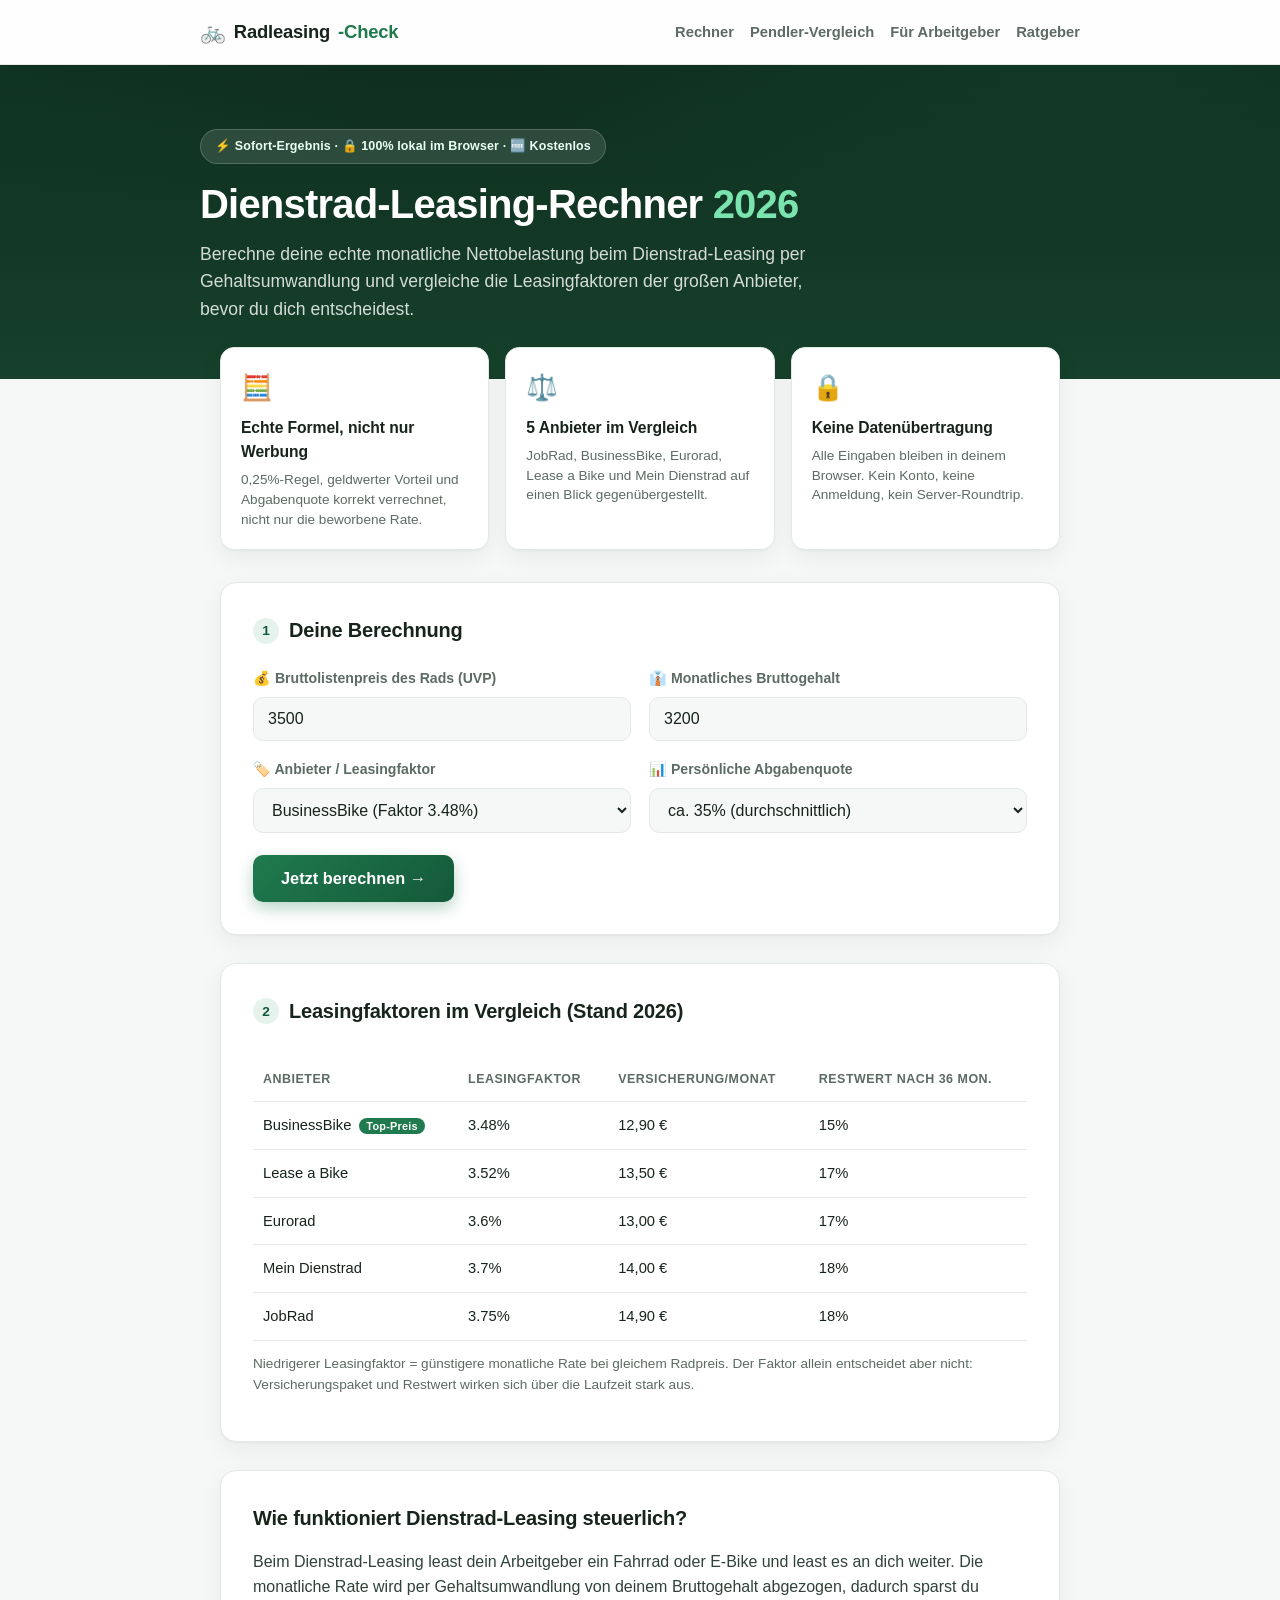
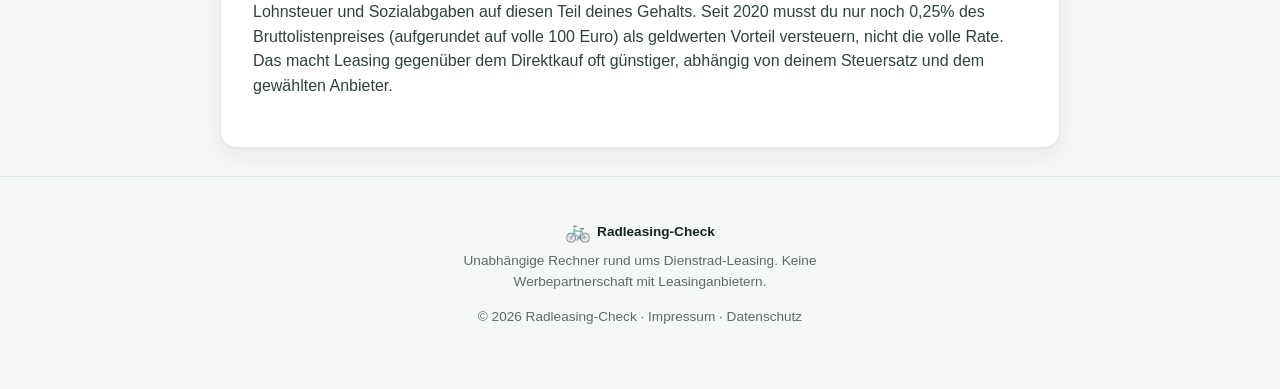
<file: index.html>
<!DOCTYPE html>
<html lang="de">
<head>
<meta charset="UTF-8">
<meta name="viewport" content="width=device-width, initial-scale=1.0">
<title>Dienstrad-Leasing-Rechner 2026 | Nettobelastung & Ersparnis vergleichen</title>
<meta name="description" content="Kostenloser Dienstrad-Leasing-Rechner: Nettobelastung, Steuerersparnis und Vergleich der Leasingfaktoren von JobRad, BusinessBike, Eurorad, Lease a Bike & Mein Dienstrad. Aktuell für 2026.">
<link rel="stylesheet" href="style.css">
<link rel="icon" href="data:image/svg+xml,%3Csvg xmlns='http://www.w3.org/2000/svg' viewBox='0 0 100 100'%3E%3Ccircle cx='50' cy='50' r='48' fill='%231f7a4d'/%3E%3Ccircle cx='32' cy='66' r='16' fill='none' stroke='%23fff' stroke-width='6'/%3E%3Ccircle cx='68' cy='66' r='16' fill='none' stroke='%23fff' stroke-width='6'/%3E%3Cpath d='M32 66 L46 36 L62 36 M46 36 L68 66 M46 36 L40 50' stroke='%23fff' stroke-width='6' fill='none' stroke-linecap='round' stroke-linejoin='round'/%3E%3C/svg%3E">
<script async src="https://pagead2.googlesyndication.com/pagead/js/adsbygoogle.js?client=ca-pub-8464912714139538" crossorigin="anonymous"></script>
</head>
<body>
<header class="site-header">
  <div class="container nav">
    <a href="index.html" class="brand"><span class="brand-icon" aria-hidden="true">🚲</span>Radleasing<span>-Check</span></a>
    <nav>
      <a href="index.html">Rechner</a>
      <a href="pendler-vergleich.html">Pendler-Vergleich</a>
      <a href="arbeitgeber.html">Für Arbeitgeber</a>
      <a href="ratgeber-jobwechsel.html">Ratgeber</a>
    </nav>
  </div>
</header>

<section class="hero-band">
  <div class="container hero">
    <span class="eyebrow">⚡ Sofort-Ergebnis &middot; 🔒 100% lokal im Browser &middot; 🆓 Kostenlos</span>
    <h1>Dienstrad-Leasing-Rechner <span class="hero-year">2026</span></h1>
    <p class="sub">Berechne deine echte monatliche Nettobelastung beim Dienstrad-Leasing per Gehaltsumwandlung und vergleiche die Leasingfaktoren der großen Anbieter, bevor du dich entscheidest.</p>
  </div>
</section>

<main class="container">
  <section class="features">
    <div class="feature">
      <span class="feature-icon">🧮</span>
      <h3>Echte Formel, nicht nur Werbung</h3>
      <p>0,25%-Regel, geldwerter Vorteil und Abgabenquote korrekt verrechnet, nicht nur die beworbene Rate.</p>
    </div>
    <div class="feature">
      <span class="feature-icon">⚖️</span>
      <h3>5 Anbieter im Vergleich</h3>
      <p>JobRad, BusinessBike, Eurorad, Lease a Bike und Mein Dienstrad auf einen Blick gegenübergestellt.</p>
    </div>
    <div class="feature">
      <span class="feature-icon">🔒</span>
      <h3>Keine Datenübertragung</h3>
      <p>Alle Eingaben bleiben in deinem Browser. Kein Konto, keine Anmeldung, kein Server-Roundtrip.</p>
    </div>
  </section>

  <section class="calc-card">
    <h2><span class="icon-badge">1</span> Deine Berechnung</h2>
    <div class="grid-2">
      <label>
        <span class="label-text">💰 Bruttolistenpreis des Rads (UVP)</span>
        <input type="number" id="preis" value="3500" min="100" step="50">
      </label>
      <label>
        <span class="label-text">👔 Monatliches Bruttogehalt</span>
        <input type="number" id="gehalt" value="3200" min="0" step="50">
      </label>
      <label>
        <span class="label-text">🏷️ Anbieter / Leasingfaktor</span>
        <select id="anbieter"></select>
      </label>
      <label>
        <span class="label-text">📊 Persönliche Abgabenquote</span>
        <select id="abgaben">
          <option value="0.30">ca. 30% (niedrigeres Einkommen)</option>
          <option value="0.35" selected>ca. 35% (durchschnittlich)</option>
          <option value="0.42">ca. 42% (Spitzensteuersatz)</option>
          <option value="0.45">ca. 45% (Reichensteuer)</option>
        </select>
      </label>
    </div>
    <button id="berechnen">Jetzt berechnen →</button>

    <div id="ergebnis" class="result hidden">
      <div class="result-grid">
        <div class="result-box">
          <span class="label">💶 Monatliche Bruttorate</span>
          <span class="value" id="r-brutto">-</span>
        </div>
        <div class="result-box">
          <span class="label">📋 Geldwerter Vorteil (0,25%-Regel)</span>
          <span class="value" id="r-gwv">-</span>
        </div>
        <div class="result-box highlight">
          <span class="label">✅ Deine Nettobelastung / Monat</span>
          <span class="value" id="r-netto">-</span>
        </div>
        <div class="result-box">
          <span class="label">📈 Ersparnis ggü. Barkauf (36 Mon.)</span>
          <span class="value" id="r-ersparnis">-</span>
        </div>
      </div>
      <p class="disclaimer">Vereinfachte Schätzung ohne Berücksichtigung von Restwert, Versicherung und individueller Lohnsteuer. Keine Steuerberatung. Tatsächliche Werte können je nach Arbeitgeber-Vereinbarung abweichen.</p>
    </div>
  </section>

  <section class="compare-card">
    <h2><span class="icon-badge">2</span> Leasingfaktoren im Vergleich (Stand 2026)</h2>
    <div class="table-scroll">
    <table>
      <thead><tr><th>Anbieter</th><th>Leasingfaktor</th><th>Versicherung/Monat</th><th>Restwert nach 36 Mon.</th></tr></thead>
      <tbody id="compare-body"></tbody>
    </table>
    </div>
    <p class="hint">Niedrigerer Leasingfaktor = günstigere monatliche Rate bei gleichem Radpreis. Der Faktor allein entscheidet aber nicht: Versicherungspaket und Restwert wirken sich über die Laufzeit stark aus.</p>
  </section>

  <section class="info-card">
    <h2>Wie funktioniert Dienstrad-Leasing steuerlich?</h2>
    <p>Beim Dienstrad-Leasing least dein Arbeitgeber ein Fahrrad oder E-Bike und least es an dich weiter. Die monatliche Rate wird per Gehaltsumwandlung von deinem Bruttogehalt abgezogen, dadurch sparst du Lohnsteuer und Sozialabgaben auf diesen Teil deines Gehalts. Seit 2020 musst du nur noch 0,25% des Bruttolistenpreises (aufgerundet auf volle 100 Euro) als geldwerten Vorteil versteuern, nicht die volle Rate. Das macht Leasing gegenüber dem Direktkauf oft günstiger, abhängig von deinem Steuersatz und dem gewählten Anbieter.</p>
  </section>
</main>

<footer class="site-footer">
  <div class="container">
    <div class="footer-brand"><span class="brand-icon" aria-hidden="true">🚲</span> Radleasing-Check</div>
    <p class="footer-tagline">Unabhängige Rechner rund ums Dienstrad-Leasing. Keine Werbepartnerschaft mit Leasinganbietern.</p>
    <p>&copy; 2026 Radleasing-Check &middot; <a href="impressum.html">Impressum</a> &middot; <a href="datenschutz.html">Datenschutz</a></p>
  </div>
</footer>

<script src="script.js"></script>
</body>
</html>
</file>
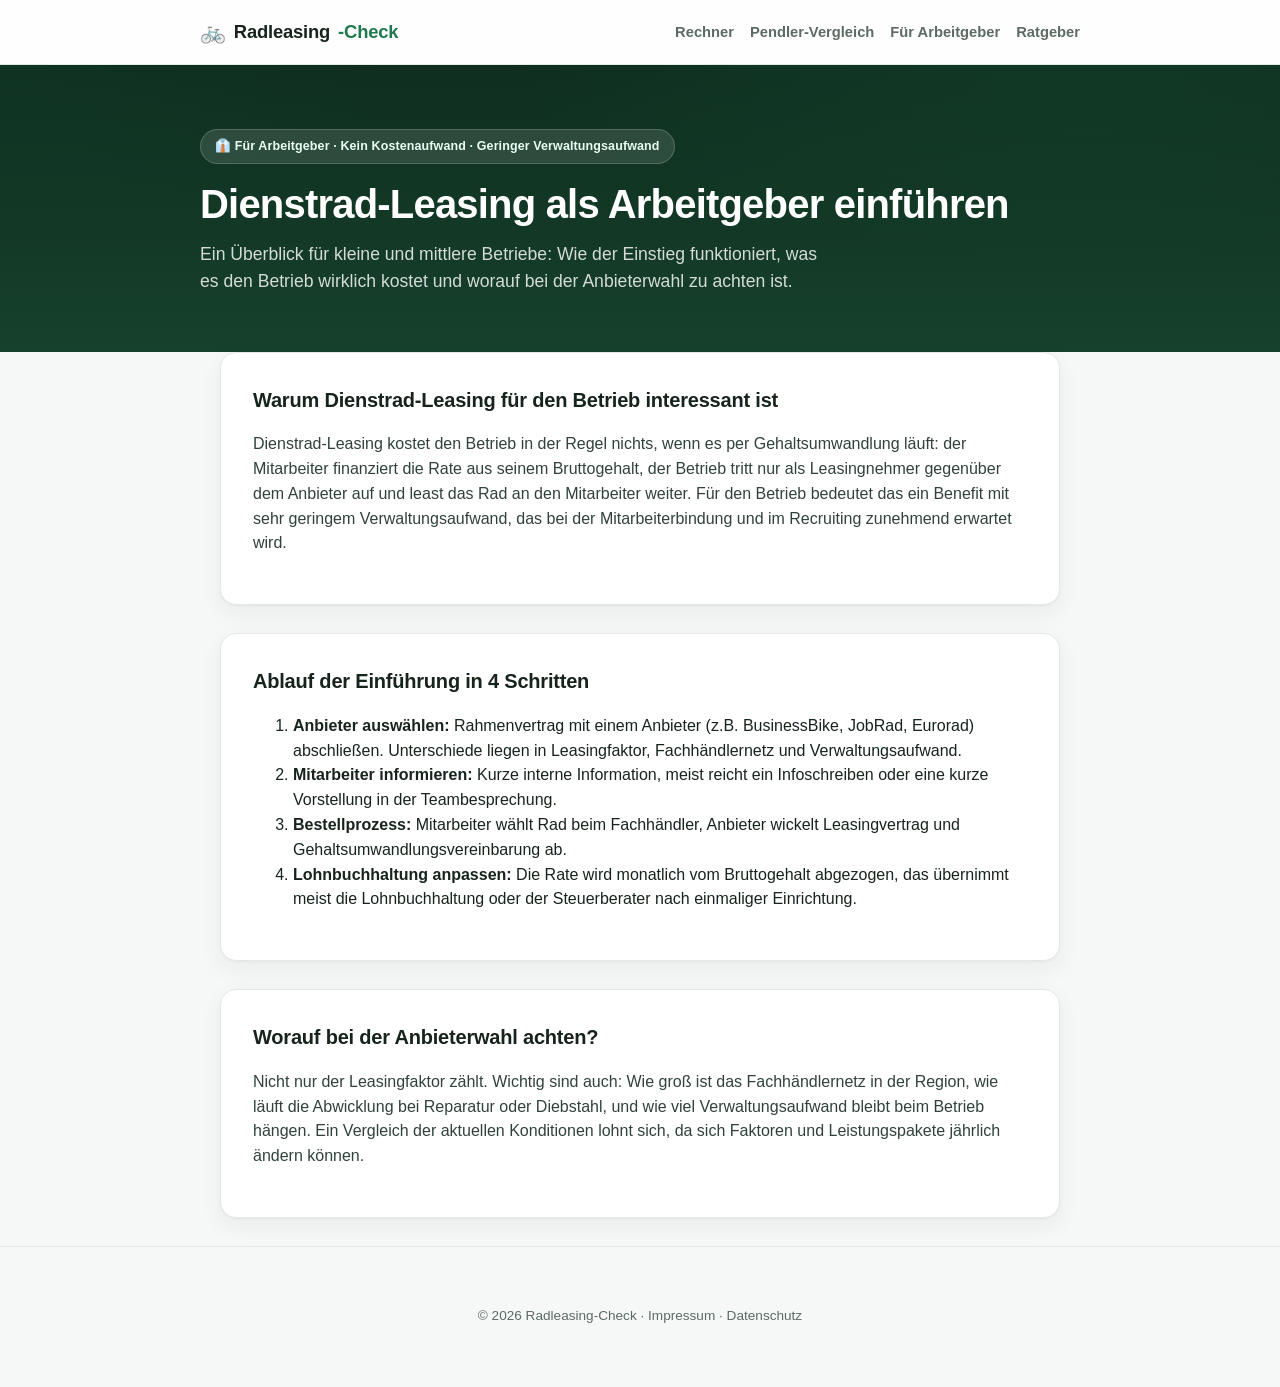
<file: arbeitgeber.html>
<!DOCTYPE html>
<html lang="de">
<head>
<meta charset="UTF-8">
<meta name="viewport" content="width=device-width, initial-scale=1.0">
<title>Dienstrad-Leasing für Arbeitgeber einführen | Radleasing-Check</title>
<meta name="description" content="So führst du Dienstrad-Leasing als Arbeitgeber ein: Ablauf, Kosten für den Betrieb, Anbieterwahl und Vorteile für die Mitarbeiterbindung.">
<link rel="stylesheet" href="style.css">
<link rel="icon" href="data:image/svg+xml,%3Csvg xmlns='http://www.w3.org/2000/svg' viewBox='0 0 100 100'%3E%3Ccircle cx='50' cy='50' r='48' fill='%231f7a4d'/%3E%3Ccircle cx='32' cy='66' r='16' fill='none' stroke='%23fff' stroke-width='6'/%3E%3Ccircle cx='68' cy='66' r='16' fill='none' stroke='%23fff' stroke-width='6'/%3E%3Cpath d='M32 66 L46 36 L62 36 M46 36 L68 66 M46 36 L40 50' stroke='%23fff' stroke-width='6' fill='none' stroke-linecap='round' stroke-linejoin='round'/%3E%3C/svg%3E">
<script async src="https://pagead2.googlesyndication.com/pagead/js/adsbygoogle.js?client=ca-pub-8464912714139538" crossorigin="anonymous"></script>
</head>
<body>
<header class="site-header">
  <div class="container nav">
    <a href="index.html" class="brand"><span class="brand-icon" aria-hidden="true">🚲</span>Radleasing<span>-Check</span></a>
    <nav>
      <a href="index.html">Rechner</a>
      <a href="pendler-vergleich.html">Pendler-Vergleich</a>
      <a href="arbeitgeber.html">Für Arbeitgeber</a>
      <a href="ratgeber-jobwechsel.html">Ratgeber</a>
    </nav>
  </div>
</header>

<section class="hero-band">
  <div class="container hero">
    <span class="eyebrow">👔 Für Arbeitgeber &middot; Kein Kostenaufwand &middot; Geringer Verwaltungsaufwand</span>
    <h1>Dienstrad-Leasing als Arbeitgeber einführen</h1>
    <p class="sub">Ein Überblick für kleine und mittlere Betriebe: Wie der Einstieg funktioniert, was es den Betrieb wirklich kostet und worauf bei der Anbieterwahl zu achten ist.</p>
  </div>
</section>

<main class="container">
  <section class="info-card">
    <h2>Warum Dienstrad-Leasing für den Betrieb interessant ist</h2>
    <p>Dienstrad-Leasing kostet den Betrieb in der Regel nichts, wenn es per Gehaltsumwandlung läuft: der Mitarbeiter finanziert die Rate aus seinem Bruttogehalt, der Betrieb tritt nur als Leasingnehmer gegenüber dem Anbieter auf und least das Rad an den Mitarbeiter weiter. Für den Betrieb bedeutet das ein Benefit mit sehr geringem Verwaltungsaufwand, das bei der Mitarbeiterbindung und im Recruiting zunehmend erwartet wird.</p>
  </section>

  <section class="info-card">
    <h2>Ablauf der Einführung in 4 Schritten</h2>
    <ol>
      <li><strong>Anbieter auswählen:</strong> Rahmenvertrag mit einem Anbieter (z.B. BusinessBike, JobRad, Eurorad) abschließen. Unterschiede liegen in Leasingfaktor, Fachhändlernetz und Verwaltungsaufwand.</li>
      <li><strong>Mitarbeiter informieren:</strong> Kurze interne Information, meist reicht ein Infoschreiben oder eine kurze Vorstellung in der Teambesprechung.</li>
      <li><strong>Bestellprozess:</strong> Mitarbeiter wählt Rad beim Fachhändler, Anbieter wickelt Leasingvertrag und Gehaltsumwandlungsvereinbarung ab.</li>
      <li><strong>Lohnbuchhaltung anpassen:</strong> Die Rate wird monatlich vom Bruttogehalt abgezogen, das übernimmt meist die Lohnbuchhaltung oder der Steuerberater nach einmaliger Einrichtung.</li>
    </ol>
  </section>

  <section class="info-card">
    <h2>Worauf bei der Anbieterwahl achten?</h2>
    <p>Nicht nur der Leasingfaktor zählt. Wichtig sind auch: Wie groß ist das Fachhändlernetz in der Region, wie läuft die Abwicklung bei Reparatur oder Diebstahl, und wie viel Verwaltungsaufwand bleibt beim Betrieb hängen. Ein Vergleich der aktuellen Konditionen lohnt sich, da sich Faktoren und Leistungspakete jährlich ändern können.</p>
  </section>
</main>

<footer class="site-footer">
  <div class="container">
    <p>&copy; 2026 Radleasing-Check &middot; <a href="impressum.html">Impressum</a> &middot; <a href="datenschutz.html">Datenschutz</a></p>
  </div>
</footer>
</body>
</html>
</file>
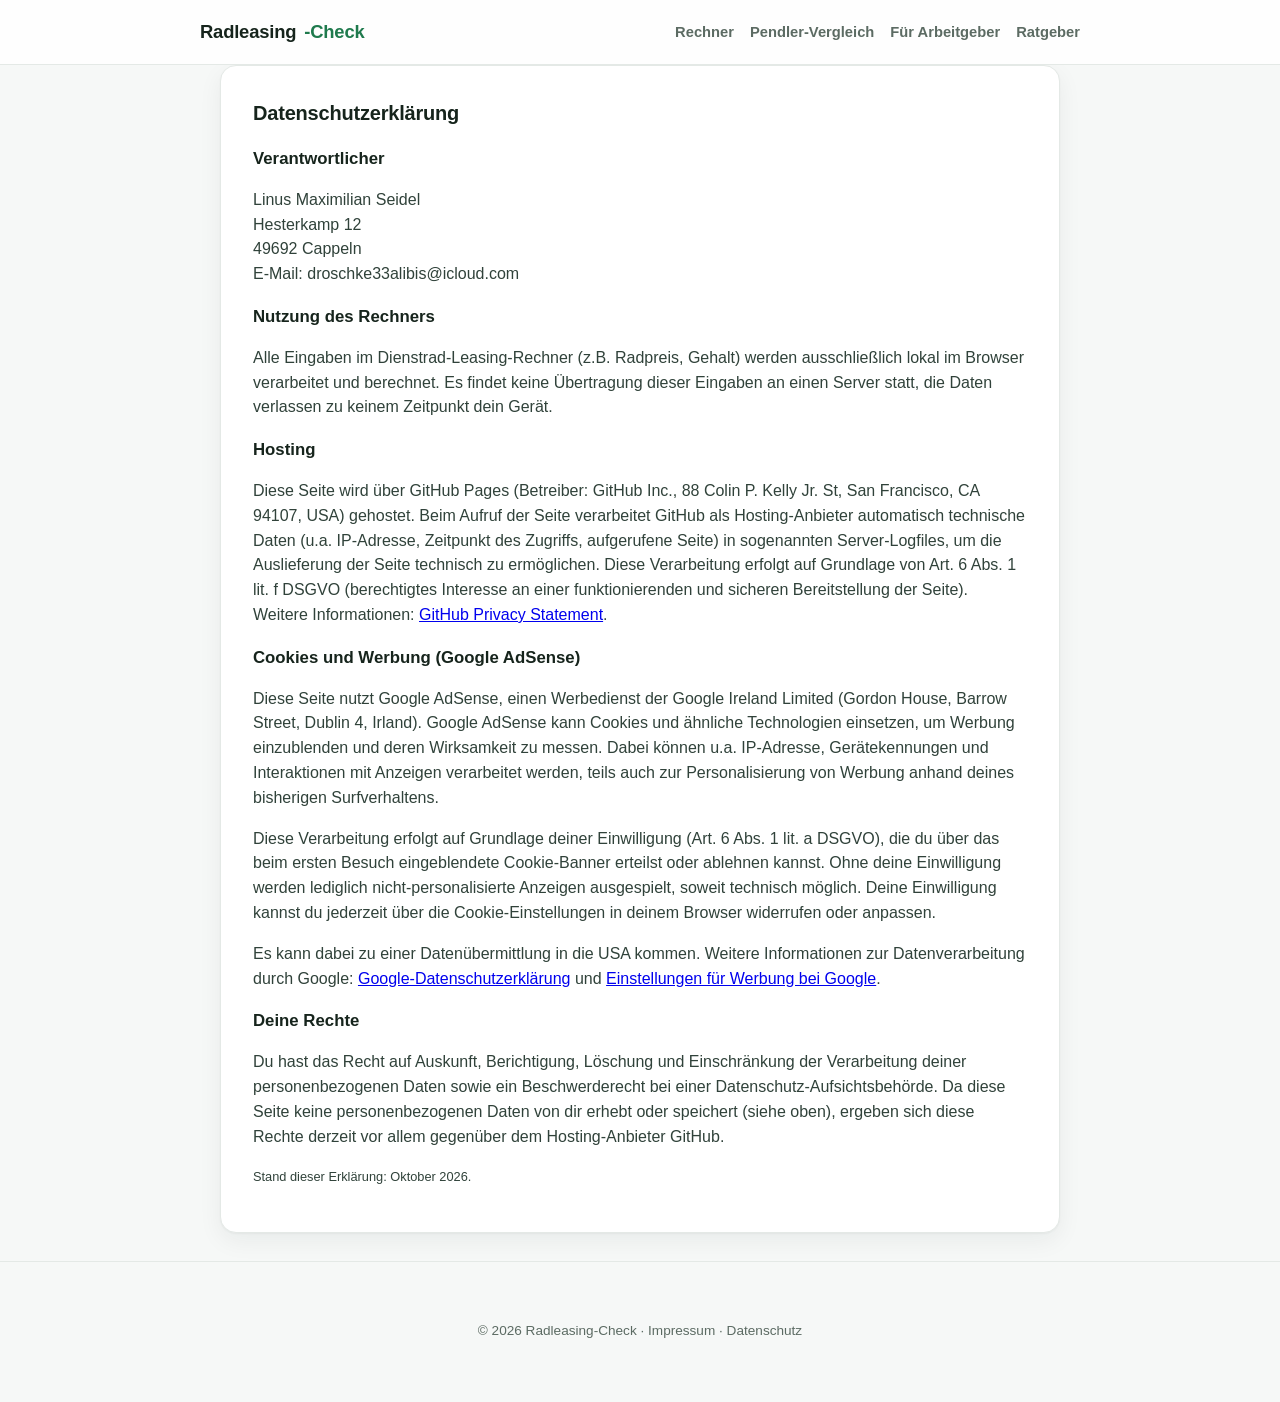
<file: datenschutz.html>
<!DOCTYPE html>
<html lang="de">
<head>
<meta charset="UTF-8">
<meta name="viewport" content="width=device-width, initial-scale=1.0">
<title>Datenschutz | Radleasing-Check</title>
<link rel="stylesheet" href="style.css">
<script async src="https://pagead2.googlesyndication.com/pagead/js/adsbygoogle.js?client=ca-pub-8464912714139538" crossorigin="anonymous"></script>
</head>
<body>
<header class="site-header">
  <div class="container nav">
    <a href="index.html" class="brand">Radleasing<span>-Check</span></a>
    <nav><a href="index.html">Rechner</a><a href="pendler-vergleich.html">Pendler-Vergleich</a><a href="arbeitgeber.html">Für Arbeitgeber</a><a href="ratgeber-jobwechsel.html">Ratgeber</a></nav>
  </div>
</header>
<main class="container">
  <section class="info-card">
    <h2>Datenschutzerklärung</h2>

    <h3>Verantwortlicher</h3>
    <p>
      Linus Maximilian Seidel<br>
      Hesterkamp 12<br>
      49692 Cappeln<br>
      E-Mail: droschke33alibis@icloud.com
    </p>

    <h3>Nutzung des Rechners</h3>
    <p>Alle Eingaben im Dienstrad-Leasing-Rechner (z.B. Radpreis, Gehalt) werden ausschließlich lokal im Browser verarbeitet und berechnet. Es findet keine Übertragung dieser Eingaben an einen Server statt, die Daten verlassen zu keinem Zeitpunkt dein Gerät.</p>

    <h3>Hosting</h3>
    <p>Diese Seite wird über GitHub Pages (Betreiber: GitHub Inc., 88 Colin P. Kelly Jr. St, San Francisco, CA 94107, USA) gehostet. Beim Aufruf der Seite verarbeitet GitHub als Hosting-Anbieter automatisch technische Daten (u.a. IP-Adresse, Zeitpunkt des Zugriffs, aufgerufene Seite) in sogenannten Server-Logfiles, um die Auslieferung der Seite technisch zu ermöglichen. Diese Verarbeitung erfolgt auf Grundlage von Art. 6 Abs. 1 lit. f DSGVO (berechtigtes Interesse an einer funktionierenden und sicheren Bereitstellung der Seite). Weitere Informationen: <a href="https://docs.github.com/en/site-policy/privacy-policies/github-general-privacy-statement" target="_blank" rel="noopener">GitHub Privacy Statement</a>.</p>

    <h3>Cookies und Werbung (Google AdSense)</h3>
    <p>Diese Seite nutzt Google AdSense, einen Werbedienst der Google Ireland Limited (Gordon House, Barrow Street, Dublin 4, Irland). Google AdSense kann Cookies und ähnliche Technologien einsetzen, um Werbung einzublenden und deren Wirksamkeit zu messen. Dabei können u.a. IP-Adresse, Gerätekennungen und Interaktionen mit Anzeigen verarbeitet werden, teils auch zur Personalisierung von Werbung anhand deines bisherigen Surfverhaltens.</p>
    <p>Diese Verarbeitung erfolgt auf Grundlage deiner Einwilligung (Art. 6 Abs. 1 lit. a DSGVO), die du über das beim ersten Besuch eingeblendete Cookie-Banner erteilst oder ablehnen kannst. Ohne deine Einwilligung werden lediglich nicht-personalisierte Anzeigen ausgespielt, soweit technisch möglich. Deine Einwilligung kannst du jederzeit über die Cookie-Einstellungen in deinem Browser widerrufen oder anpassen.</p>
    <p>Es kann dabei zu einer Datenübermittlung in die USA kommen. Weitere Informationen zur Datenverarbeitung durch Google: <a href="https://policies.google.com/privacy" target="_blank" rel="noopener">Google-Datenschutzerklärung</a> und <a href="https://www.google.com/settings/ads" target="_blank" rel="noopener">Einstellungen für Werbung bei Google</a>.</p>

    <h3>Deine Rechte</h3>
    <p>Du hast das Recht auf Auskunft, Berichtigung, Löschung und Einschränkung der Verarbeitung deiner personenbezogenen Daten sowie ein Beschwerderecht bei einer Datenschutz-Aufsichtsbehörde. Da diese Seite keine personenbezogenen Daten von dir erhebt oder speichert (siehe oben), ergeben sich diese Rechte derzeit vor allem gegenüber dem Hosting-Anbieter GitHub.</p>

    <p class="disclaimer">Stand dieser Erklärung: Oktober 2026.</p>
  </section>
</main>
<footer class="site-footer"><div class="container"><p>&copy; 2026 Radleasing-Check &middot; <a href="impressum.html">Impressum</a> &middot; <a href="datenschutz.html">Datenschutz</a></p></div></footer>
</body>
</html>
</file>
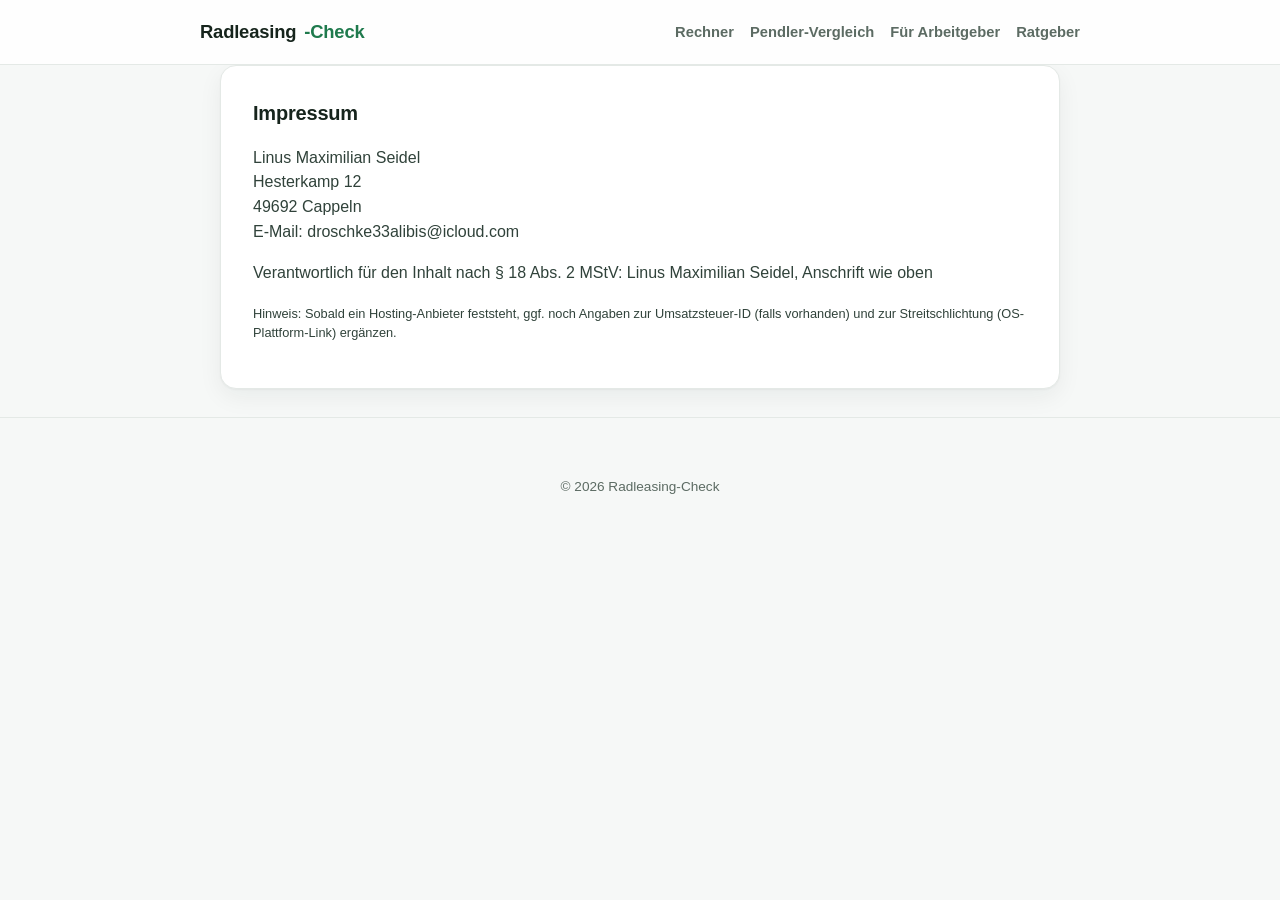
<file: impressum.html>
<!DOCTYPE html>
<html lang="de">
<head>
<meta charset="UTF-8">
<meta name="viewport" content="width=device-width, initial-scale=1.0">
<title>Impressum | Radleasing-Check</title>
<link rel="stylesheet" href="style.css">
<script async src="https://pagead2.googlesyndication.com/pagead/js/adsbygoogle.js?client=ca-pub-8464912714139538" crossorigin="anonymous"></script>
</head>
<body>
<header class="site-header">
  <div class="container nav">
    <a href="index.html" class="brand">Radleasing<span>-Check</span></a>
    <nav><a href="index.html">Rechner</a><a href="pendler-vergleich.html">Pendler-Vergleich</a><a href="arbeitgeber.html">Für Arbeitgeber</a><a href="ratgeber-jobwechsel.html">Ratgeber</a></nav>
  </div>
</header>
<main class="container">
  <section class="info-card">
    <h2>Impressum</h2>
    <p>
      Linus Maximilian Seidel<br>
      Hesterkamp 12<br>
      49692 Cappeln<br>
      E-Mail: droschke33alibis@icloud.com<br>
    </p>
    <p>Verantwortlich für den Inhalt nach § 18 Abs. 2 MStV: Linus Maximilian Seidel, Anschrift wie oben</p>
    <p class="disclaimer">Hinweis: Sobald ein Hosting-Anbieter feststeht, ggf. noch Angaben zur Umsatzsteuer-ID (falls vorhanden) und zur Streitschlichtung (OS-Plattform-Link) ergänzen.</p>
  </section>
</main>
<footer class="site-footer"><div class="container"><p>&copy; 2026 Radleasing-Check</p></div></footer>
</body>
</html>
</file>
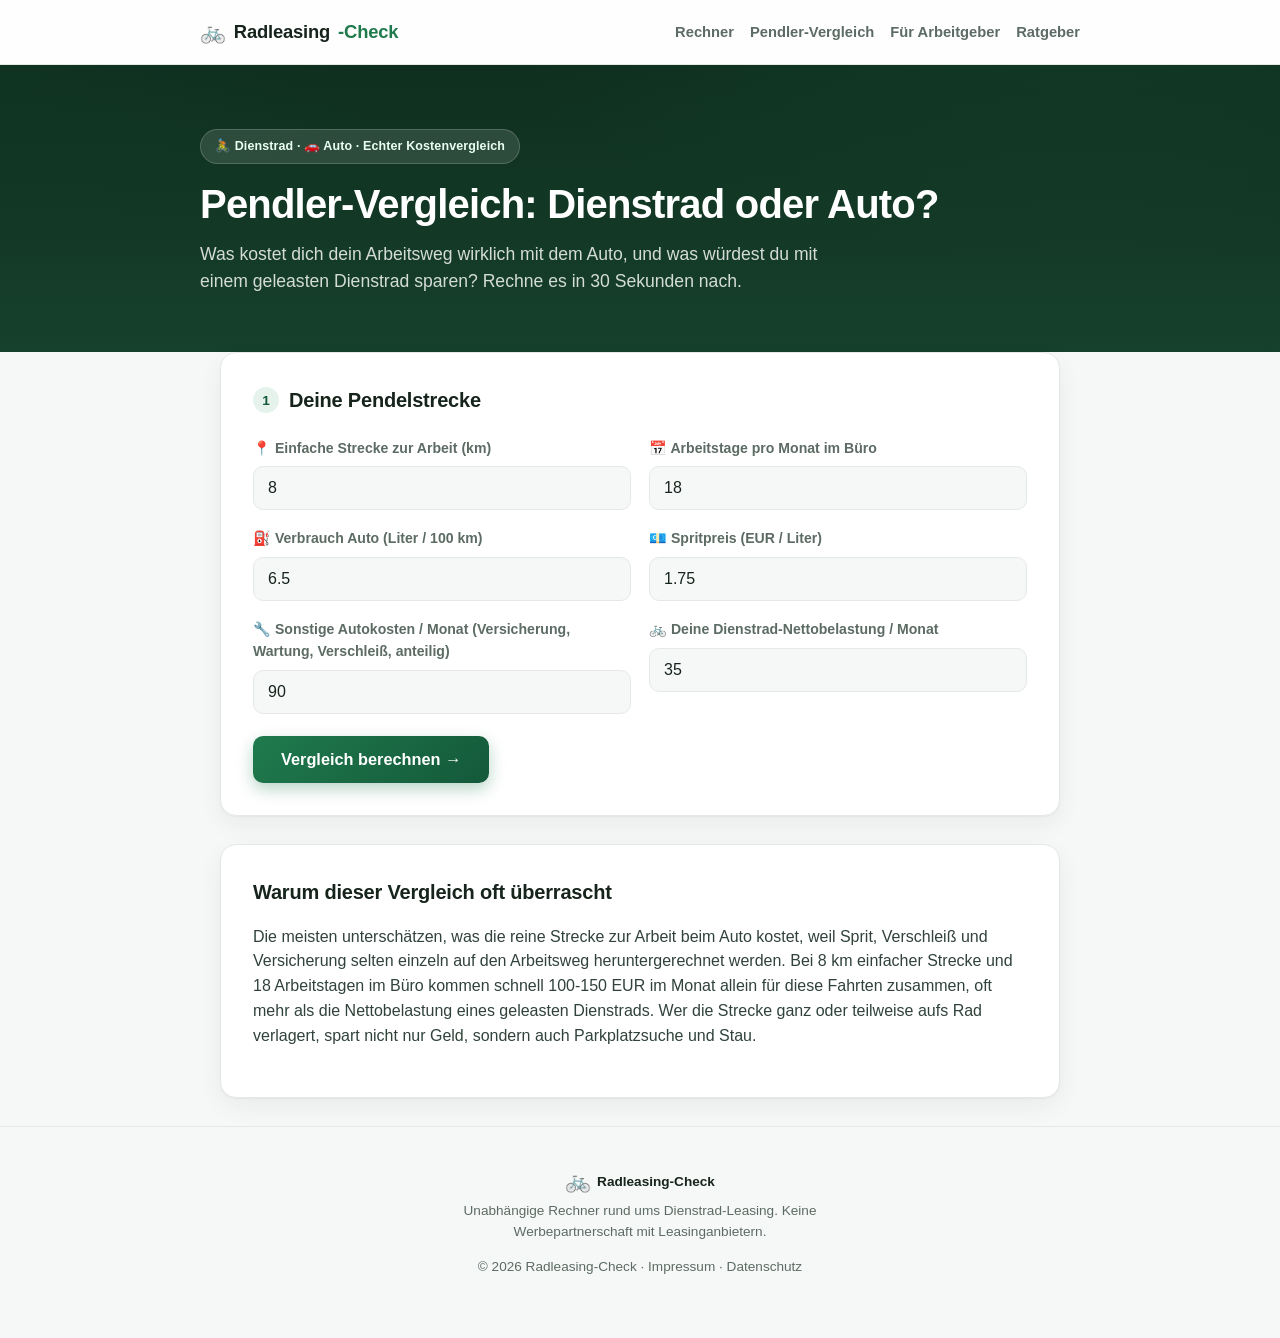
<file: pendler-vergleich.html>
<!DOCTYPE html>
<html lang="de">
<head>
<meta charset="UTF-8">
<meta name="viewport" content="width=device-width, initial-scale=1.0">
<title>Pendler-Vergleich: Dienstrad vs. Auto Rechner 2026 | Radleasing-Check</title>
<meta name="description" content="Was spart sich wirklich mehr für den Arbeitsweg: Dienstrad-Leasing oder das eigene Auto? Kostenloser Pendler-Vergleichsrechner mit echten Zahlen.">
<link rel="stylesheet" href="style.css">
<link rel="icon" href="data:image/svg+xml,%3Csvg xmlns='http://www.w3.org/2000/svg' viewBox='0 0 100 100'%3E%3Ccircle cx='50' cy='50' r='48' fill='%231f7a4d'/%3E%3Ccircle cx='32' cy='66' r='16' fill='none' stroke='%23fff' stroke-width='6'/%3E%3Ccircle cx='68' cy='66' r='16' fill='none' stroke='%23fff' stroke-width='6'/%3E%3Cpath d='M32 66 L46 36 L62 36 M46 36 L68 66 M46 36 L40 50' stroke='%23fff' stroke-width='6' fill='none' stroke-linecap='round' stroke-linejoin='round'/%3E%3C/svg%3E">
<script async src="https://pagead2.googlesyndication.com/pagead/js/adsbygoogle.js?client=ca-pub-8464912714139538" crossorigin="anonymous"></script>
</head>
<body>
<header class="site-header">
  <div class="container nav">
    <a href="index.html" class="brand"><span class="brand-icon" aria-hidden="true">🚲</span>Radleasing<span>-Check</span></a>
    <nav>
      <a href="index.html">Rechner</a>
      <a href="pendler-vergleich.html">Pendler-Vergleich</a>
      <a href="arbeitgeber.html">Für Arbeitgeber</a>
      <a href="ratgeber-jobwechsel.html">Ratgeber</a>
    </nav>
  </div>
</header>

<section class="hero-band">
  <div class="container hero">
    <span class="eyebrow">🚴 Dienstrad &middot; 🚗 Auto &middot; Echter Kostenvergleich</span>
    <h1>Pendler-Vergleich: Dienstrad oder Auto?</h1>
    <p class="sub">Was kostet dich dein Arbeitsweg wirklich mit dem Auto, und was würdest du mit einem geleasten Dienstrad sparen? Rechne es in 30 Sekunden nach.</p>
  </div>
</section>

<main class="container">
  <section class="calc-card">
    <h2><span class="icon-badge">1</span> Deine Pendelstrecke</h2>
    <div class="grid-2">
      <label>
        <span class="label-text">📍 Einfache Strecke zur Arbeit (km)</span>
        <input type="number" id="km" value="8" min="0" step="0.5">
      </label>
      <label>
        <span class="label-text">📅 Arbeitstage pro Monat im Büro</span>
        <input type="number" id="tage" value="18" min="0" max="31" step="1">
      </label>
      <label>
        <span class="label-text">⛽ Verbrauch Auto (Liter / 100 km)</span>
        <input type="number" id="verbrauch" value="6.5" min="0" step="0.1">
      </label>
      <label>
        <span class="label-text">💶 Spritpreis (EUR / Liter)</span>
        <input type="number" id="spritpreis" value="1.75" min="0" step="0.01">
      </label>
      <label>
        <span class="label-text">🔧 Sonstige Autokosten / Monat (Versicherung, Wartung, Verschleiß, anteilig)</span>
        <input type="number" id="autofix" value="90" min="0" step="5">
      </label>
      <label>
        <span class="label-text">🚲 Deine Dienstrad-Nettobelastung / Monat</span>
        <input type="number" id="radkosten" value="35" min="0" step="1">
      </label>
    </div>
    <button id="berechnen">Vergleich berechnen →</button>

    <div id="ergebnis" class="result hidden">
      <div class="result-grid">
        <div class="result-box">
          <span class="label">🚗 Auto-Kosten für den Arbeitsweg / Monat</span>
          <span class="value" id="r-auto">-</span>
        </div>
        <div class="result-box">
          <span class="label">🚲 Dienstrad-Kosten / Monat</span>
          <span class="value" id="r-rad">-</span>
        </div>
        <div class="result-box highlight">
          <span class="label">✅ Deine Ersparnis mit dem Dienstrad / Monat</span>
          <span class="value" id="r-ersparnis">-</span>
        </div>
        <div class="result-box">
          <span class="label">📈 Ersparnis pro Jahr</span>
          <span class="value" id="r-jahr">-</span>
        </div>
      </div>
      <p class="disclaimer">Vereinfachter Vergleich nur für die reine Pendelstrecke. Anschaffungskosten des Autos, Parkgebühren, Wertverlust und Wetterabhängigkeit des Radfahrens sind nicht eingerechnet. Keine Finanzberatung.</p>
    </div>
  </section>

  <section class="info-card">
    <h2>Warum dieser Vergleich oft überrascht</h2>
    <p>Die meisten unterschätzen, was die reine Strecke zur Arbeit beim Auto kostet, weil Sprit, Verschleiß und Versicherung selten einzeln auf den Arbeitsweg heruntergerechnet werden. Bei 8 km einfacher Strecke und 18 Arbeitstagen im Büro kommen schnell 100-150 EUR im Monat allein für diese Fahrten zusammen, oft mehr als die Nettobelastung eines geleasten Dienstrads. Wer die Strecke ganz oder teilweise aufs Rad verlagert, spart nicht nur Geld, sondern auch Parkplatzsuche und Stau.</p>
  </section>
</main>

<footer class="site-footer">
  <div class="container">
    <div class="footer-brand"><span class="brand-icon" aria-hidden="true">🚲</span> Radleasing-Check</div>
    <p class="footer-tagline">Unabhängige Rechner rund ums Dienstrad-Leasing. Keine Werbepartnerschaft mit Leasinganbietern.</p>
    <p>&copy; 2026 Radleasing-Check &middot; <a href="impressum.html">Impressum</a> &middot; <a href="datenschutz.html">Datenschutz</a></p>
  </div>
</footer>

<script src="pendler.js"></script>
</body>
</html>
</file>
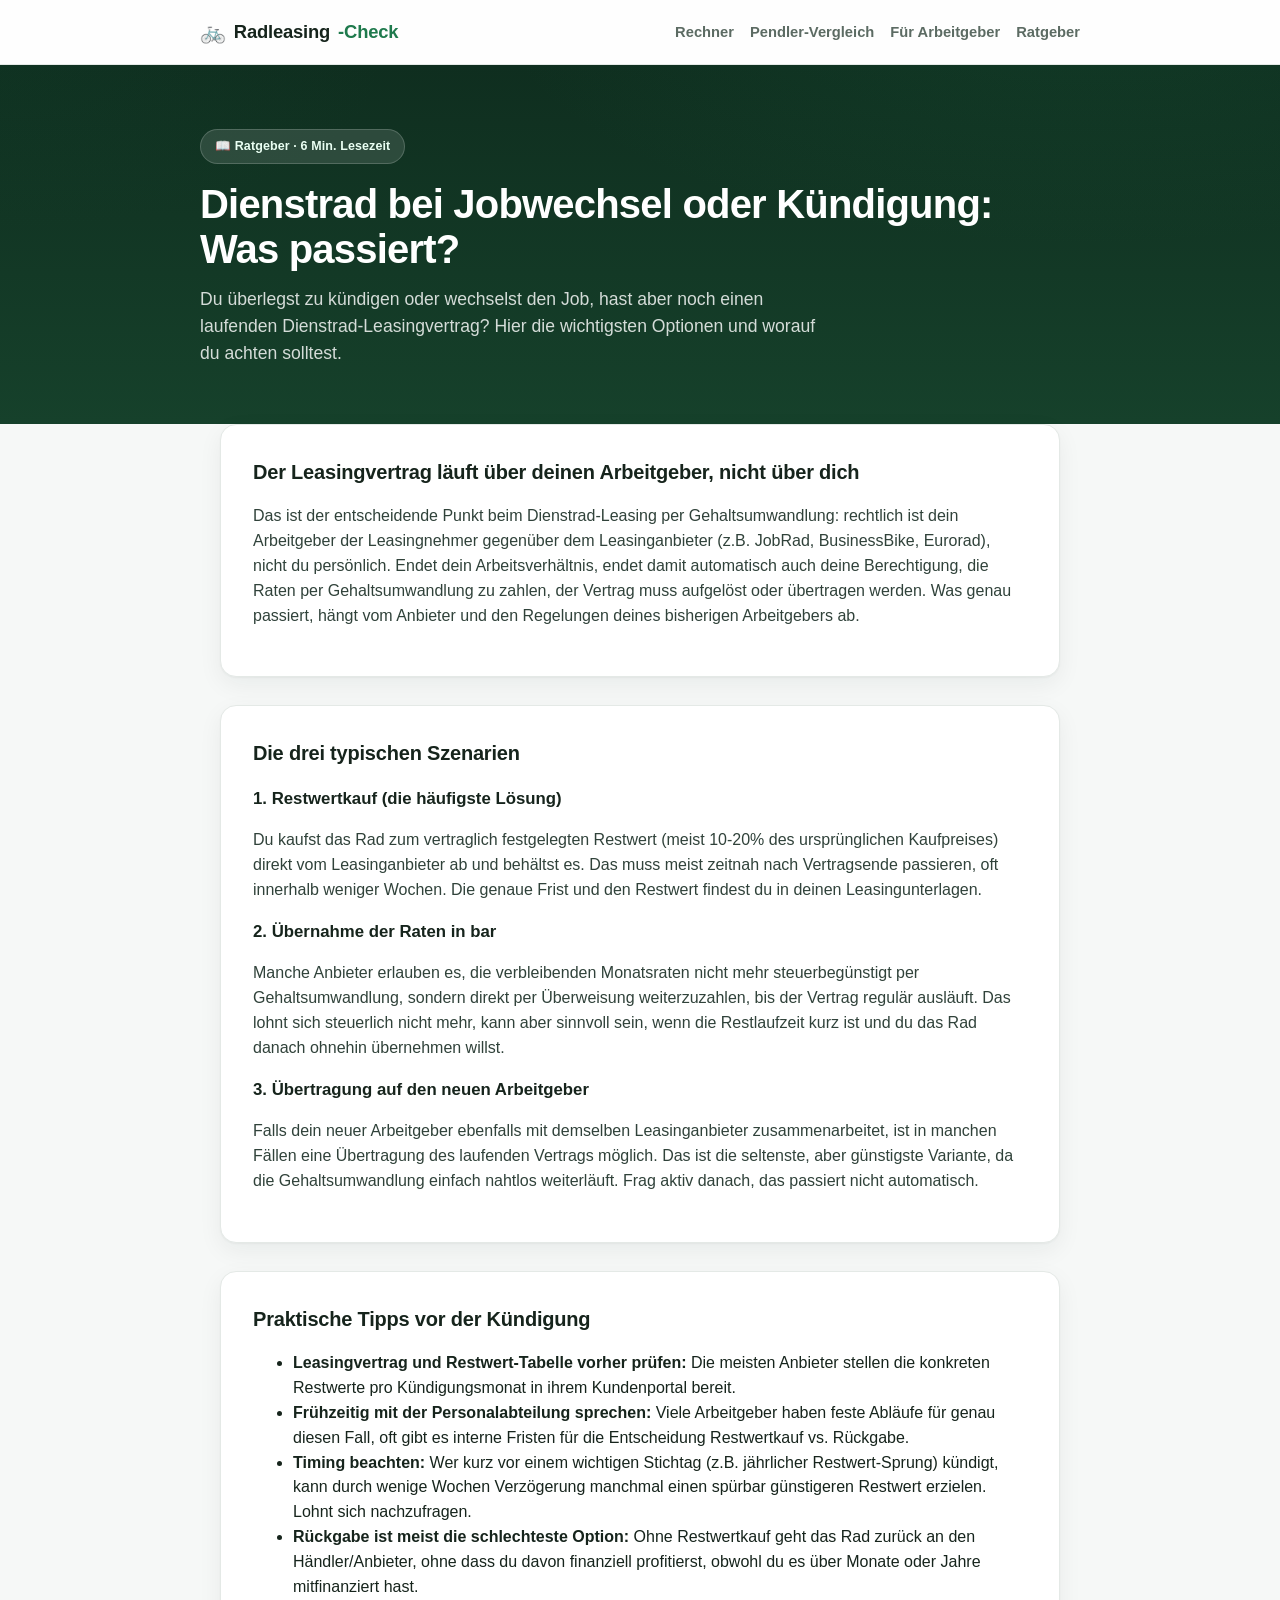
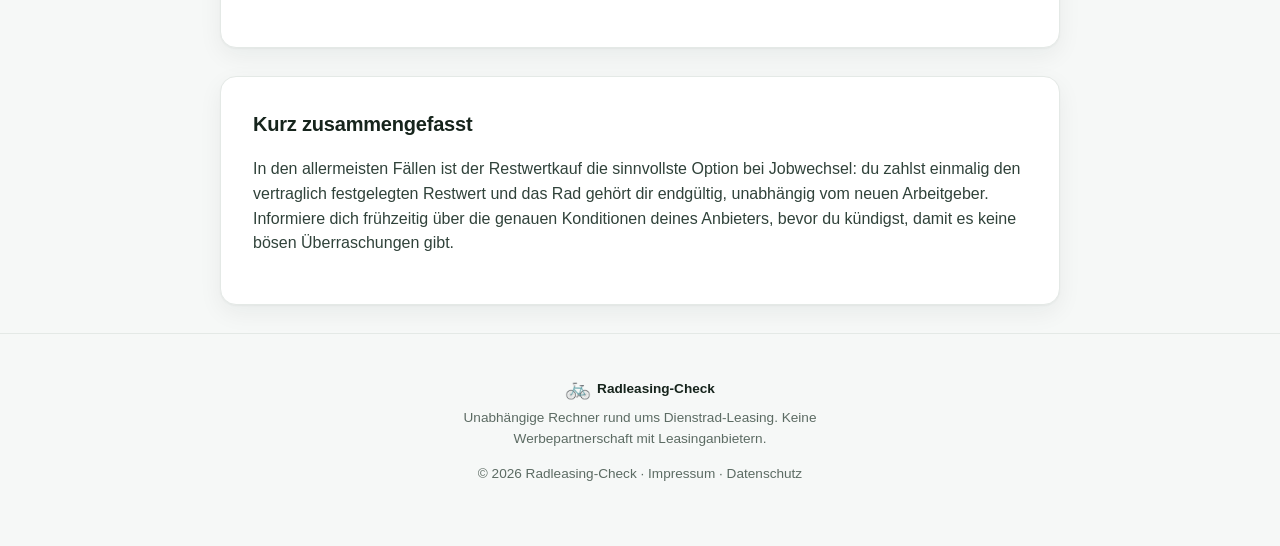
<file: ratgeber-jobwechsel.html>
<!DOCTYPE html>
<html lang="de">
<head>
<meta charset="UTF-8">
<meta name="viewport" content="width=device-width, initial-scale=1.0">
<title>Dienstrad bei Jobwechsel oder Kündigung: Was passiert? | Radleasing-Check</title>
<meta name="description" content="Was passiert mit deinem geleasten Dienstrad, wenn du kündigst oder gekündigt wirst? Übernahme, Restwertkauf, Rückgabe und was du vorher wissen solltest.">
<link rel="stylesheet" href="style.css">
<link rel="icon" href="data:image/svg+xml,%3Csvg xmlns='http://www.w3.org/2000/svg' viewBox='0 0 100 100'%3E%3Ccircle cx='50' cy='50' r='48' fill='%231f7a4d'/%3E%3Ccircle cx='32' cy='66' r='16' fill='none' stroke='%23fff' stroke-width='6'/%3E%3Ccircle cx='68' cy='66' r='16' fill='none' stroke='%23fff' stroke-width='6'/%3E%3Cpath d='M32 66 L46 36 L62 36 M46 36 L68 66 M46 36 L40 50' stroke='%23fff' stroke-width='6' fill='none' stroke-linecap='round' stroke-linejoin='round'/%3E%3C/svg%3E">
<script async src="https://pagead2.googlesyndication.com/pagead/js/adsbygoogle.js?client=ca-pub-8464912714139538" crossorigin="anonymous"></script>
</head>
<body>
<header class="site-header">
  <div class="container nav">
    <a href="index.html" class="brand"><span class="brand-icon" aria-hidden="true">🚲</span>Radleasing<span>-Check</span></a>
    <nav>
      <a href="index.html">Rechner</a>
      <a href="pendler-vergleich.html">Pendler-Vergleich</a>
      <a href="arbeitgeber.html">Für Arbeitgeber</a>
      <a href="ratgeber-jobwechsel.html">Ratgeber</a>
    </nav>
  </div>
</header>

<section class="hero-band">
  <div class="container hero">
    <span class="eyebrow">📖 Ratgeber &middot; 6 Min. Lesezeit</span>
    <h1>Dienstrad bei Jobwechsel oder Kündigung: Was passiert?</h1>
    <p class="sub">Du überlegst zu kündigen oder wechselst den Job, hast aber noch einen laufenden Dienstrad-Leasingvertrag? Hier die wichtigsten Optionen und worauf du achten solltest.</p>
  </div>
</section>

<main class="container">
  <section class="info-card">
    <h2>Der Leasingvertrag läuft über deinen Arbeitgeber, nicht über dich</h2>
    <p>Das ist der entscheidende Punkt beim Dienstrad-Leasing per Gehaltsumwandlung: rechtlich ist dein Arbeitgeber der Leasingnehmer gegenüber dem Leasinganbieter (z.B. JobRad, BusinessBike, Eurorad), nicht du persönlich. Endet dein Arbeitsverhältnis, endet damit automatisch auch deine Berechtigung, die Raten per Gehaltsumwandlung zu zahlen, der Vertrag muss aufgelöst oder übertragen werden. Was genau passiert, hängt vom Anbieter und den Regelungen deines bisherigen Arbeitgebers ab.</p>
  </section>

  <section class="info-card">
    <h2>Die drei typischen Szenarien</h2>
    <h3>1. Restwertkauf (die häufigste Lösung)</h3>
    <p>Du kaufst das Rad zum vertraglich festgelegten Restwert (meist 10-20% des ursprünglichen Kaufpreises) direkt vom Leasinganbieter ab und behältst es. Das muss meist zeitnah nach Vertragsende passieren, oft innerhalb weniger Wochen. Die genaue Frist und den Restwert findest du in deinen Leasingunterlagen.</p>
    <h3>2. Übernahme der Raten in bar</h3>
    <p>Manche Anbieter erlauben es, die verbleibenden Monatsraten nicht mehr steuerbegünstigt per Gehaltsumwandlung, sondern direkt per Überweisung weiterzuzahlen, bis der Vertrag regulär ausläuft. Das lohnt sich steuerlich nicht mehr, kann aber sinnvoll sein, wenn die Restlaufzeit kurz ist und du das Rad danach ohnehin übernehmen willst.</p>
    <h3>3. Übertragung auf den neuen Arbeitgeber</h3>
    <p>Falls dein neuer Arbeitgeber ebenfalls mit demselben Leasinganbieter zusammenarbeitet, ist in manchen Fällen eine Übertragung des laufenden Vertrags möglich. Das ist die seltenste, aber günstigste Variante, da die Gehaltsumwandlung einfach nahtlos weiterläuft. Frag aktiv danach, das passiert nicht automatisch.</p>
  </section>

  <section class="info-card">
    <h2>Praktische Tipps vor der Kündigung</h2>
    <ul>
      <li><strong>Leasingvertrag und Restwert-Tabelle vorher prüfen:</strong> Die meisten Anbieter stellen die konkreten Restwerte pro Kündigungsmonat in ihrem Kundenportal bereit.</li>
      <li><strong>Frühzeitig mit der Personalabteilung sprechen:</strong> Viele Arbeitgeber haben feste Abläufe für genau diesen Fall, oft gibt es interne Fristen für die Entscheidung Restwertkauf vs. Rückgabe.</li>
      <li><strong>Timing beachten:</strong> Wer kurz vor einem wichtigen Stichtag (z.B. jährlicher Restwert-Sprung) kündigt, kann durch wenige Wochen Verzögerung manchmal einen spürbar günstigeren Restwert erzielen. Lohnt sich nachzufragen.</li>
      <li><strong>Rückgabe ist meist die schlechteste Option:</strong> Ohne Restwertkauf geht das Rad zurück an den Händler/Anbieter, ohne dass du davon finanziell profitierst, obwohl du es über Monate oder Jahre mitfinanziert hast.</li>
    </ul>
  </section>

  <section class="info-card">
    <h2>Kurz zusammengefasst</h2>
    <p>In den allermeisten Fällen ist der Restwertkauf die sinnvollste Option bei Jobwechsel: du zahlst einmalig den vertraglich festgelegten Restwert und das Rad gehört dir endgültig, unabhängig vom neuen Arbeitgeber. Informiere dich frühzeitig über die genauen Konditionen deines Anbieters, bevor du kündigst, damit es keine bösen Überraschungen gibt.</p>
  </section>
</main>

<footer class="site-footer">
  <div class="container">
    <div class="footer-brand"><span class="brand-icon" aria-hidden="true">🚲</span> Radleasing-Check</div>
    <p class="footer-tagline">Unabhängige Rechner rund ums Dienstrad-Leasing. Keine Werbepartnerschaft mit Leasinganbietern.</p>
    <p>&copy; 2026 Radleasing-Check &middot; <a href="impressum.html">Impressum</a> &middot; <a href="datenschutz.html">Datenschutz</a></p>
  </div>
</footer>
</body>
</html>
</file>
<file: style.css>
:root {
  --bg: #f6f8f7;
  --card: #ffffff;
  --text: #16241c;
  --muted: #5c6b63;
  --accent: #1f7a4d;
  --accent-dark: #14593a;
  --accent-light: #e5f3ec;
  --border: #e4e9e6;
  --shadow: 0 1px 2px rgba(16, 38, 27, 0.04), 0 8px 24px rgba(16, 38, 27, 0.06);
  --radius: 16px;
}

* { box-sizing: border-box; }

body {
  margin: 0;
  font-family: -apple-system, "Segoe UI", Roboto, sans-serif;
  background: var(--bg);
  color: var(--text);
  line-height: 1.55;
  -webkit-font-smoothing: antialiased;
}

.container { max-width: 880px; margin: 0 auto; padding: 0 20px; }

.site-header {
  background: rgba(255,255,255,0.85);
  backdrop-filter: saturate(180%) blur(8px);
  border-bottom: 1px solid var(--border);
  position: sticky;
  top: 0;
  z-index: 10;
}
.nav { display: flex; align-items: center; justify-content: space-between; min-height: 64px; flex-wrap: wrap; gap: 8px 0; padding: 10px 0; }
.brand { display: flex; align-items: center; gap: 8px; font-weight: 800; font-size: 1.15rem; text-decoration: none; color: var(--text); letter-spacing: -0.01em; }
.brand-icon { font-size: 1.3rem; line-height: 1; }
.brand span:not(.brand-icon) { color: var(--accent); }
.nav nav { display: flex; flex-wrap: wrap; gap: 4px 16px; }
.nav nav a { color: var(--muted); text-decoration: none; font-weight: 600; font-size: 0.92rem; transition: color 0.15s ease; white-space: nowrap; }
.nav nav a:hover { color: var(--accent); }

.hero-band {
  background:
    radial-gradient(1000px 420px at 85% -20%, rgba(31,122,77,0.16), transparent 60%),
    radial-gradient(700px 300px at 0% 0%, rgba(20,89,58,0.10), transparent 55%),
    linear-gradient(180deg, #0f2e1f 0%, #16412b 100%);
  color: #fff;
  overflow: hidden;
}
.hero { padding: 64px 0 56px; animation: fadeUp 0.5s ease both; }
.eyebrow {
  display: inline-block; font-size: 0.78rem; font-weight: 700; letter-spacing: 0.01em;
  color: #eafff3; background: rgba(255,255,255,0.12); border: 1px solid rgba(255,255,255,0.18);
  padding: 7px 14px; border-radius: 999px; margin-bottom: 18px;
}
.hero h1 { font-size: 2.5rem; margin: 0 0 14px; letter-spacing: -0.02em; line-height: 1.12; color: #fff; }
.hero-year { color: #7be3ad; }
.hero .sub { color: rgba(255,255,255,0.82); font-size: 1.1rem; max-width: 620px; margin: 0; }

.features {
  display: grid; grid-template-columns: repeat(3, 1fr); gap: 16px;
  margin: -32px 0 32px;
  position: relative; z-index: 2;
}
.feature {
  background: var(--card); border: 1px solid var(--border); border-radius: 14px;
  padding: 20px; box-shadow: var(--shadow);
}
.feature-icon { font-size: 1.6rem; display: block; margin-bottom: 8px; }
.feature h3 { font-size: 0.98rem; margin: 0 0 6px; letter-spacing: -0.005em; }
.feature p { font-size: 0.85rem; color: var(--muted); margin: 0; line-height: 1.45; }

.calc-card, .compare-card, .info-card {
  background: var(--card);
  border: 1px solid var(--border);
  border-radius: var(--radius);
  box-shadow: var(--shadow);
  padding: 32px;
  margin-bottom: 28px;
}
.calc-card h2, .compare-card h2, .info-card h2 {
  margin-top: 0; font-size: 1.25rem; letter-spacing: -0.01em;
  display: flex; align-items: center; gap: 10px;
}
.icon-badge {
  display: inline-flex; align-items: center; justify-content: center;
  width: 26px; height: 26px; border-radius: 50%; background: var(--accent-light);
  color: var(--accent-dark); font-size: 0.85rem; font-weight: 800; flex-shrink: 0;
}
.info-card h3 { font-size: 1.05rem; margin-bottom: 6px; }

.grid-2 { display: grid; grid-template-columns: 1fr 1fr; gap: 18px; margin: 22px 0; }
label { display: flex; flex-direction: column; font-weight: 600; font-size: 0.88rem; color: var(--muted); gap: 7px; }
.label-text { display: inline-flex; align-items: center; gap: 4px; }
input, select {
  font-size: 1rem; padding: 12px 14px; border-radius: 10px; border: 1.5px solid var(--border);
  font-family: inherit; color: var(--text); background: var(--bg); transition: border-color 0.15s ease, box-shadow 0.15s ease;
}
input:focus, select:focus {
  outline: none; border-color: var(--accent); box-shadow: 0 0 0 3px var(--accent-light);
}

button#berechnen {
  background: linear-gradient(135deg, var(--accent), var(--accent-dark)); color: #fff; border: none; padding: 14px 28px;
  border-radius: 10px; font-size: 1.02rem; font-weight: 700; cursor: pointer;
  box-shadow: 0 6px 16px rgba(31,122,77,0.32);
  transition: transform 0.12s ease, box-shadow 0.12s ease, filter 0.12s ease;
}
button#berechnen:hover { filter: brightness(1.08); transform: translateY(-1px); box-shadow: 0 8px 20px rgba(31,122,77,0.38); }
button#berechnen:active { transform: translateY(0); }

.result { margin-top: 28px; animation: fadeUp 0.35s ease both; }
.result.hidden { display: none; }
.result-grid { display: grid; grid-template-columns: 1fr 1fr; gap: 14px; }
.result-box {
  background: var(--accent-light); border-radius: 12px; padding: 18px; display: flex; flex-direction: column; gap: 6px;
}
.result-box.highlight { background: linear-gradient(135deg, var(--accent), var(--accent-dark)); color: #fff; }
.result-box .label { font-size: 0.8rem; opacity: 0.85; font-weight: 600; }
.result-box .value { font-size: 1.55rem; font-weight: 800; letter-spacing: -0.01em; }
.disclaimer { font-size: 0.8rem; color: var(--muted); margin-top: 18px; }

table { width: 100%; border-collapse: collapse; margin-top: 14px; }
.table-scroll { overflow-x: auto; -webkit-overflow-scrolling: touch; }
th, td { text-align: left; padding: 12px 10px; border-bottom: 1px solid var(--border); font-size: 0.92rem; white-space: nowrap; }
th { color: var(--muted); font-weight: 700; font-size: 0.78rem; text-transform: uppercase; letter-spacing: 0.04em; }
tbody tr:hover { background: var(--accent-light); }
tbody tr:first-child td:first-child::after {
  content: "Top-Preis"; margin-left: 8px; font-size: 0.68rem; font-weight: 800; letter-spacing: 0.02em;
  background: var(--accent); color: #fff; padding: 2px 7px; border-radius: 999px; vertical-align: middle;
}
.hint { font-size: 0.85rem; color: var(--muted); margin-top: 12px; }

.info-card p { color: #30423a; }

.site-footer { padding: 44px 0 48px; color: var(--muted); font-size: 0.85rem; text-align: center; border-top: 1px solid var(--border); margin-top: 20px; }
.footer-brand { font-weight: 800; color: var(--text); margin-bottom: 8px; display: flex; align-items: center; justify-content: center; gap: 6px; }
.footer-tagline { max-width: 420px; margin: 0 auto 14px; }
.site-footer a { color: var(--muted); text-decoration: none; }
.site-footer a:hover { color: var(--accent); text-decoration: underline; }

@keyframes fadeUp {
  from { opacity: 0; transform: translateY(10px); }
  to { opacity: 1; transform: translateY(0); }
}

@media (max-width: 760px) {
  .features { grid-template-columns: 1fr; margin-top: -24px; }
}

@media (max-width: 600px) {
  .grid-2, .result-grid { grid-template-columns: 1fr; }
  .hero { padding: 40px 0 44px; }
  .hero h1 { font-size: 1.8rem; }
  .hero .sub { font-size: 1rem; }
  .calc-card, .compare-card, .info-card { padding: 22px; }
  button#berechnen { width: 100%; }
}
</file>
